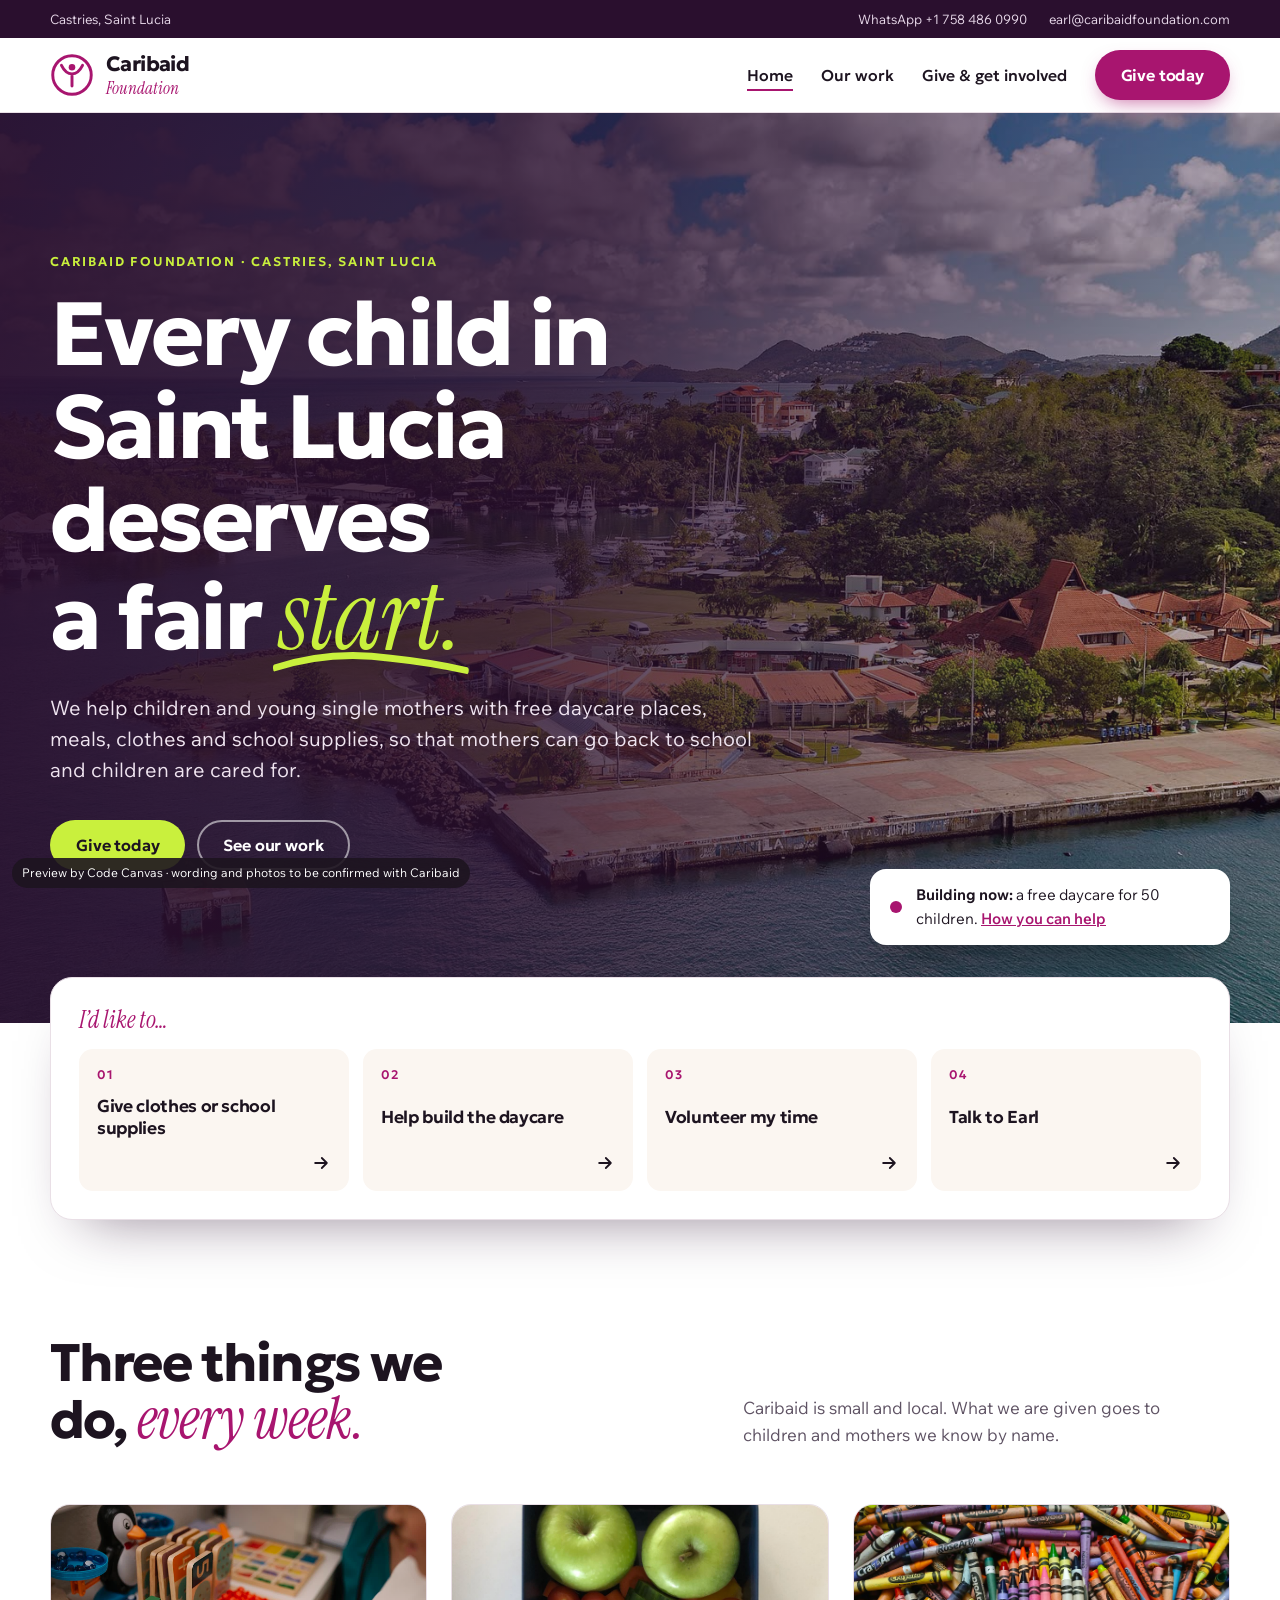
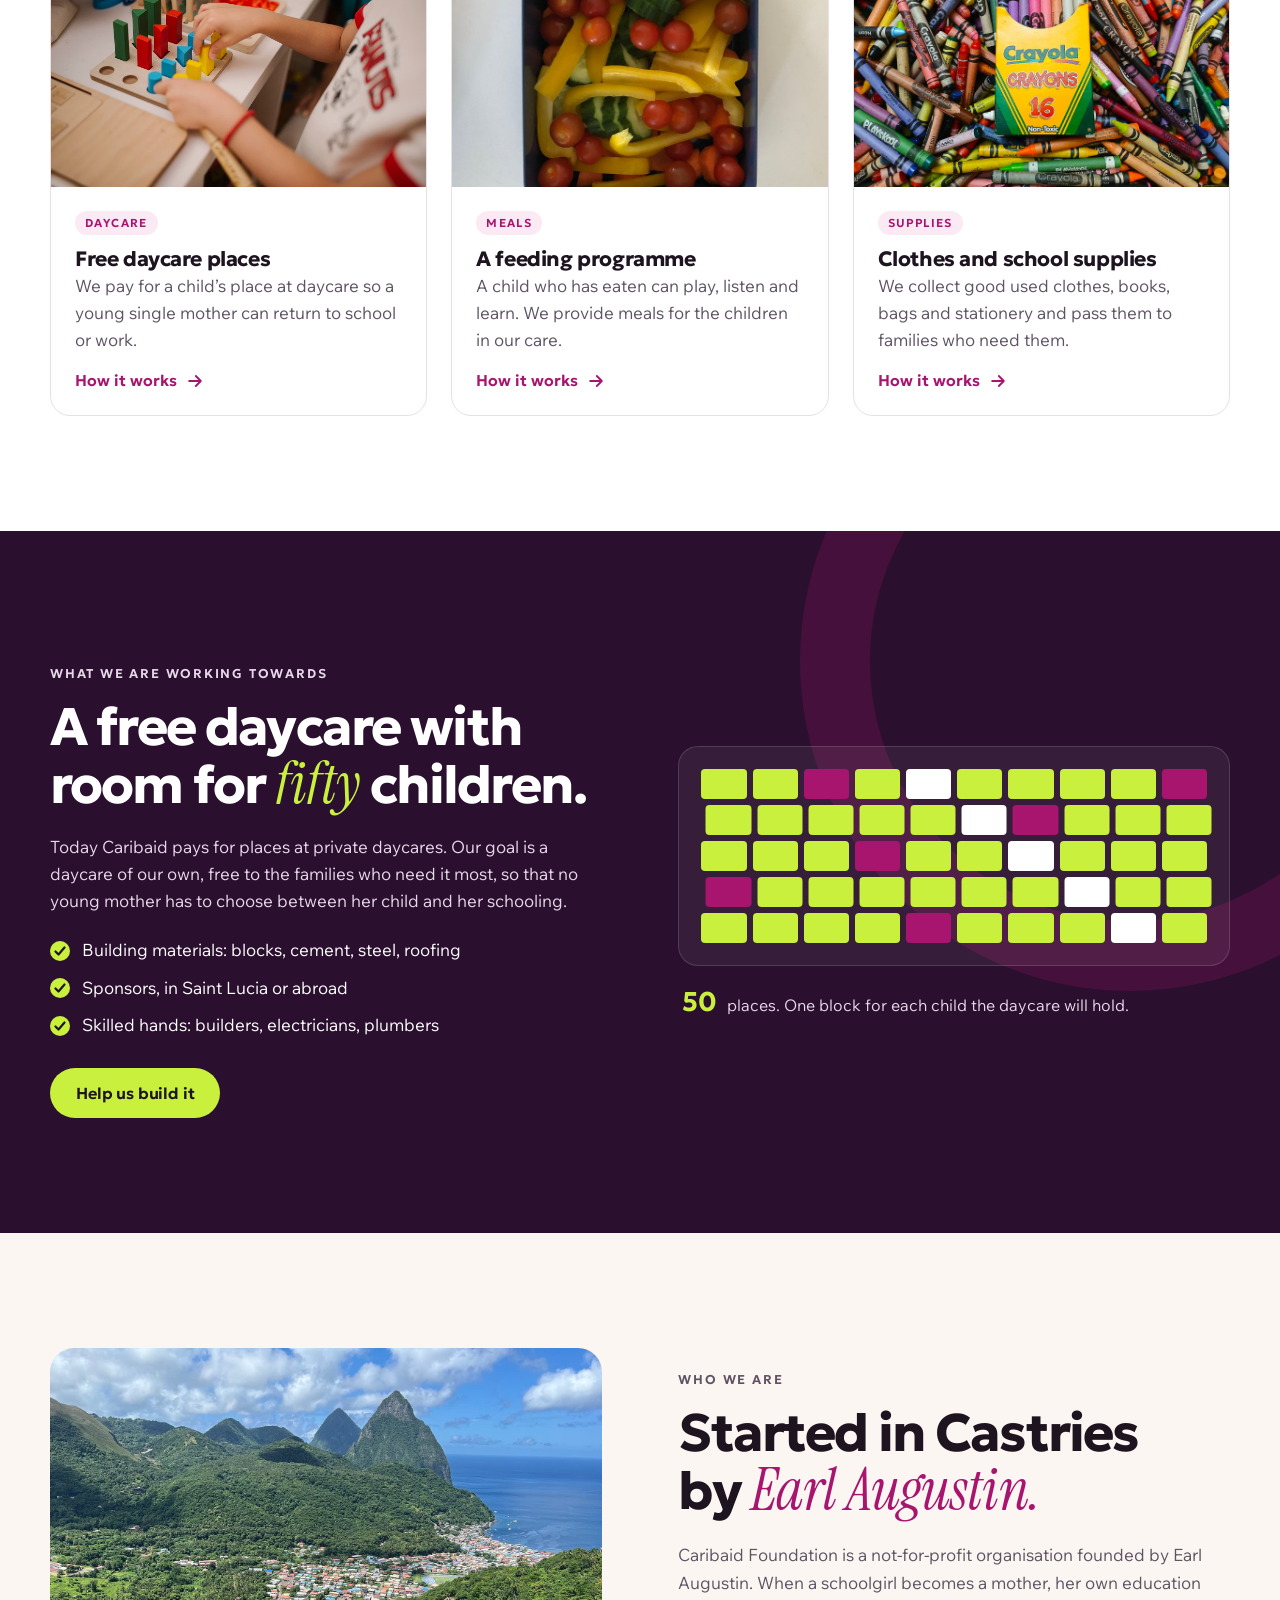
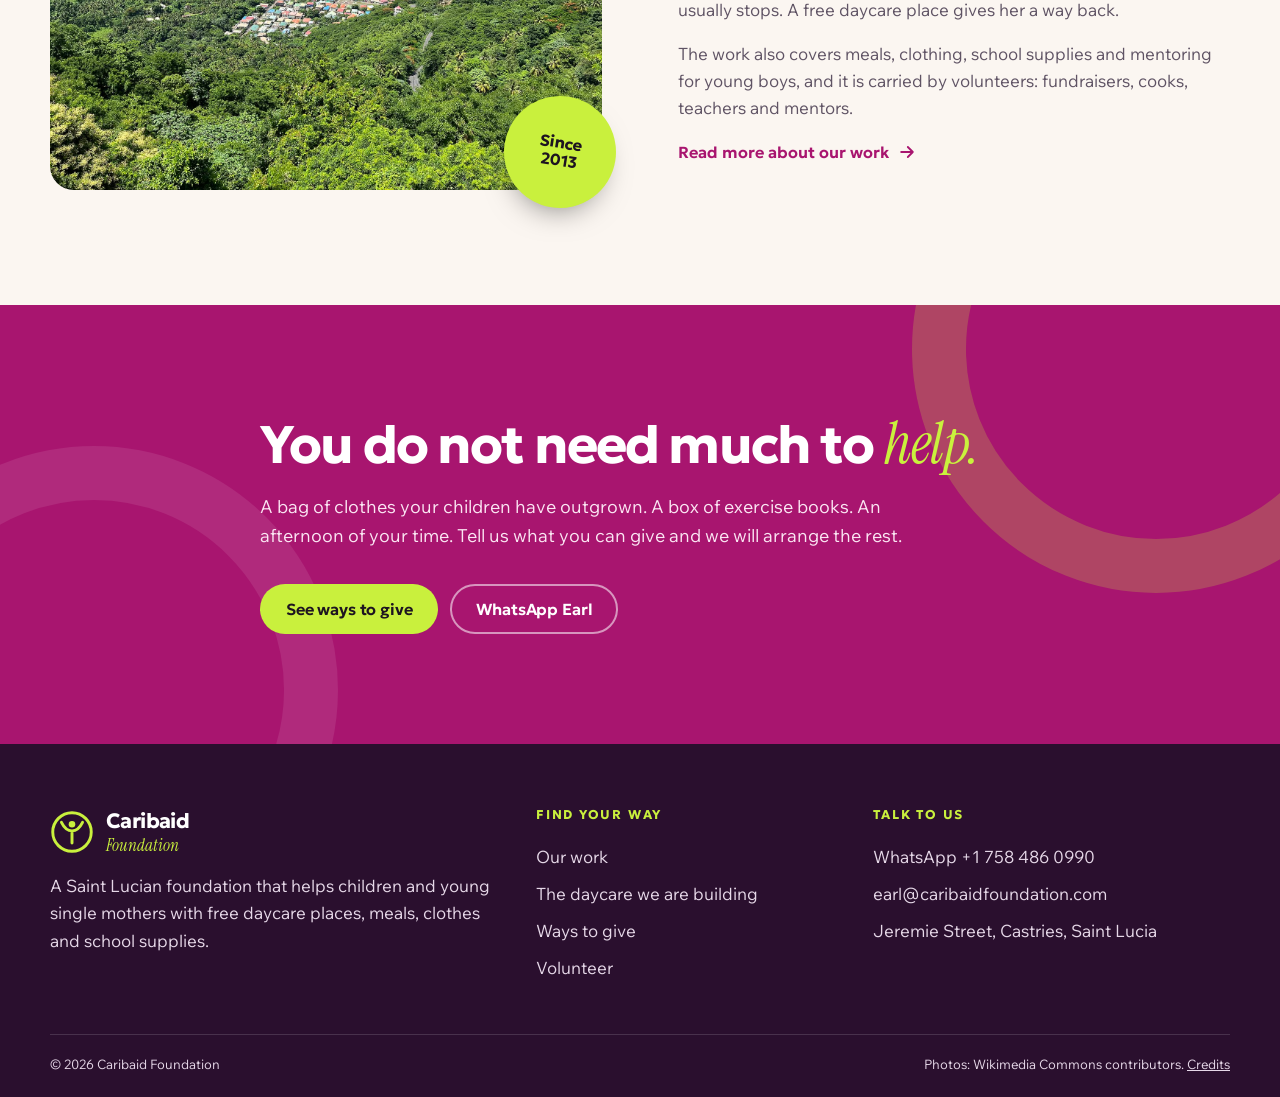
<file: index.html>
<!doctype html>
<html lang="en">
<head>
<meta charset="utf-8">
<meta name="viewport" content="width=device-width, initial-scale=1">
<title>Caribaid Foundation | Free daycare, meals and school supplies for children in Saint Lucia</title>
<meta name="description" content="Caribaid Foundation helps children and young single mothers in Saint Lucia with free daycare places, meals, clothes and school supplies.">
<meta name="robots" content="noindex">
<meta name="theme-color" content="#2a0f2e">
<link rel="icon" href="assets/favicon.svg" type="image/svg+xml">
<link rel="preconnect" href="https://fonts.googleapis.com">
<link rel="preconnect" href="https://fonts.gstatic.com" crossorigin>
<link href="https://fonts.googleapis.com/css2?family=Geologica:wght@400..800&family=Instrument+Serif:ital@1&family=Wix+Madefor+Text:wght@400..700&display=swap" rel="stylesheet">
<link rel="stylesheet" href="assets/site.css">
</head>
<body>
<a class="skip" href="#main">Skip to content</a>
<div class="util"><div class="wrap">
  <span>Castries, Saint Lucia</span>
  <span class="util-r"><a href="https://wa.me/17584860990">WhatsApp +1 758 486 0990</a><a class="hide-s" href="mailto:earl@caribaidfoundation.com">earl@caribaidfoundation.com</a></span>
</div></div>
<header class="top"><div class="wrap">
  <a class="brand" href="index.html" aria-label="Caribaid Foundation home"><svg class="mark" viewBox="0 0 48 48" aria-hidden="true"><circle cx="24" cy="24" r="21" fill="none" stroke="currentColor" stroke-width="3.2"/><circle cx="24" cy="15.5" r="3.6" fill="currentColor"/><path d="M12.5 13.5c3.2 6.5 7 9.3 11.5 9.3s8.300-2.800 11.500-9.300M24 22.800V36" fill="none" stroke="currentColor" stroke-width="3.2" stroke-linecap="round"/></svg><span><b>Caribaid</b><i>Foundation</i></span></a>
  <button class="menu-btn" aria-expanded="false" aria-controls="nav" aria-label="Menu"><span></span><span></span><span></span></button>
  <nav class="main" id="nav"><a href="index.html" aria-current="page">Home</a><a href="our-work.html">Our work</a><a href="get-involved.html">Give &amp; get involved</a><a class="btn btn-give" href="get-involved.html#give">Give today</a></nav>
</div></header>
<main id="main">

<section class="hero">
  <div class="hero-img"></div>
  <div class="wrap hero-in">
    <p class="kick">Caribaid Foundation · Castries, Saint Lucia</p>
    <h1><span class="ln">Every child in</span> <span class="ln">Saint Lucia deserves</span> <span class="ln">a fair <em>start.<svg viewBox="0 0 300 20" preserveAspectRatio="none" aria-hidden="true"><path d="M4 13c58-9 118-11 176-7 40 2 80 5 116 9" /></svg></em></span></h1>
    <p class="lede">We help children and young single mothers with free daycare places, meals, clothes and school supplies, so that mothers can go back to school and children are cared for.</p>
    <div class="hero-cta"><a class="btn btn-lime" href="get-involved.html#give">Give today</a><a class="btn btn-ghost" href="our-work.html">See our work</a></div>
  </div>
  <div class="hero-note" data-r><span class="dot"></span><p><b>Building now:</b> a free daycare for 50 children. <a href="our-work.html#daycare">How you can help</a></p></div>
</section>
<section class="tasks"><div class="wrap">
  <p class="tasks-k">I&rsquo;d like to&hellip;</p>
  <div class="tasks-row">
    <a class="task" href="get-involved.html#give" data-pick="clothes" data-r><span class="task-n">01</span><b>Give clothes or school supplies</b><svg viewBox="0 0 24 24" aria-hidden="true"><path d="M5 12h14M13 6l6 6-6 6" fill="none" stroke="currentColor" stroke-width="2.2" stroke-linecap="round" stroke-linejoin="round"/></svg></a>
    <a class="task" href="our-work.html#daycare" data-r><span class="task-n">02</span><b>Help build the daycare</b><svg viewBox="0 0 24 24" aria-hidden="true"><path d="M5 12h14M13 6l6 6-6 6" fill="none" stroke="currentColor" stroke-width="2.2" stroke-linecap="round" stroke-linejoin="round"/></svg></a>
    <a class="task" href="get-involved.html#volunteer" data-r><span class="task-n">03</span><b>Volunteer my time</b><svg viewBox="0 0 24 24" aria-hidden="true"><path d="M5 12h14M13 6l6 6-6 6" fill="none" stroke="currentColor" stroke-width="2.2" stroke-linecap="round" stroke-linejoin="round"/></svg></a>
    <a class="task" href="https://wa.me/17584860990" data-r><span class="task-n">04</span><b>Talk to Earl</b><svg viewBox="0 0 24 24" aria-hidden="true"><path d="M5 12h14M13 6l6 6-6 6" fill="none" stroke="currentColor" stroke-width="2.2" stroke-linecap="round" stroke-linejoin="round"/></svg></a>
  </div>
</div></section>

<section class="band"><div class="wrap">
  <div class="sec-head"><h2 data-r>Three things we do, <em>every week.</em></h2><p data-r>Caribaid is small and local. What we are given goes to children and mothers we know by name.</p></div>
  <div class="cards">
    <article class="card" data-r><div class="card-img"><img src="assets/img/play.jpg" alt="A small child stacking coloured wooden blocks at a table" loading="lazy"></div><div class="card-b"><span class="tag">Daycare</span><h3>Free daycare places</h3><p>We pay for a child&rsquo;s place at daycare so a young single mother can return to school or work.</p><a href="our-work.html#daycare-places">How it works<svg viewBox="0 0 24 24" aria-hidden="true"><path d="M5 12h14M13 6l6 6-6 6" fill="none" stroke="currentColor" stroke-width="2.2" stroke-linecap="round" stroke-linejoin="round"/></svg></a></div></article>
    <article class="card" data-r><div class="card-img"><img src="assets/img/lunch.jpg" alt="A lunch box packed with apples, tomatoes, peppers and cucumber" loading="lazy"></div><div class="card-b"><span class="tag">Meals</span><h3>A feeding programme</h3><p>A child who has eaten can play, listen and learn. We provide meals for the children in our care.</p><a href="our-work.html#meals">How it works<svg viewBox="0 0 24 24" aria-hidden="true"><path d="M5 12h14M13 6l6 6-6 6" fill="none" stroke="currentColor" stroke-width="2.2" stroke-linecap="round" stroke-linejoin="round"/></svg></a></div></article>
    <article class="card" data-r><div class="card-img"><img src="assets/img/crayons.jpg" alt="A box of crayons on a pile of loose crayons in every colour" loading="lazy"></div><div class="card-b"><span class="tag">Supplies</span><h3>Clothes and school supplies</h3><p>We collect good used clothes, books, bags and stationery and pass them to families who need them.</p><a href="our-work.html#supplies">How it works<svg viewBox="0 0 24 24" aria-hidden="true"><path d="M5 12h14M13 6l6 6-6 6" fill="none" stroke="currentColor" stroke-width="2.2" stroke-linecap="round" stroke-linejoin="round"/></svg></a></div></article>
  </div>
</div></section>
<section class="build" id="daycare"><div class="wrap build-grid">
  <div class="build-copy">
    <p class="kick kick-l">What we are working towards</p>
    <h2>A free daycare with room for <em>fifty</em> children.</h2>
    <p>Today Caribaid pays for places at private daycares. Our goal is a daycare of our own, free to the families who need it most, so that no young mother has to choose between her child and her schooling.</p>
    <ul class="ticks">
      <li>Building materials: blocks, cement, steel, roofing</li>
      <li>Sponsors, in Saint Lucia or abroad</li>
      <li>Skilled hands: builders, electricians, plumbers</li>
    </ul>
    <a class="btn btn-lime" href="get-involved.html#give" data-pick="building">Help us build it</a>
  </div>
  <div class="build-vis" data-r>
    <div class="wallviz" data-wall aria-hidden="true"><i style="--i:0"></i><i style="--i:1"></i><i style="--i:2"></i><i style="--i:3"></i><i style="--i:4"></i><i style="--i:5"></i><i style="--i:6"></i><i style="--i:7"></i><i style="--i:8"></i><i style="--i:9"></i><i style="--i:10"></i><i style="--i:11"></i><i style="--i:12"></i><i style="--i:13"></i><i style="--i:14"></i><i style="--i:15"></i><i style="--i:16"></i><i style="--i:17"></i><i style="--i:18"></i><i style="--i:19"></i><i style="--i:20"></i><i style="--i:21"></i><i style="--i:22"></i><i style="--i:23"></i><i style="--i:24"></i><i style="--i:25"></i><i style="--i:26"></i><i style="--i:27"></i><i style="--i:28"></i><i style="--i:29"></i><i style="--i:30"></i><i style="--i:31"></i><i style="--i:32"></i><i style="--i:33"></i><i style="--i:34"></i><i style="--i:35"></i><i style="--i:36"></i><i style="--i:37"></i><i style="--i:38"></i><i style="--i:39"></i><i style="--i:40"></i><i style="--i:41"></i><i style="--i:42"></i><i style="--i:43"></i><i style="--i:44"></i><i style="--i:45"></i><i style="--i:46"></i><i style="--i:47"></i><i style="--i:48"></i><i style="--i:49"></i></div>
    <p class="wall-cap"><b>50</b> places. One block for each child the daycare will hold.</p>
  </div>
</div></section>

<section class="band band-paper"><div class="wrap split">
  <div class="split-img" data-r><img src="assets/img/soufriere.jpg" alt="The town of Soufrière and the Pitons seen from the hills, Saint Lucia" loading="lazy"><span class="stamp">Since 2013</span></div>
  <div class="split-copy">
    <p class="kick kick-d">Who we are</p>
    <h2 data-r>Started in Castries by <em>Earl Augustin.</em></h2>
    <p data-r>Caribaid Foundation is a not-for-profit organisation founded by Earl Augustin. When a schoolgirl becomes a mother, her own education usually stops. A free daycare place gives her a way back.</p>
    <p data-r>The work also covers meals, clothing, school supplies and mentoring for young boys, and it is carried by volunteers: fundraisers, cooks, teachers and mentors.</p>
    <a class="link" href="our-work.html" data-r>Read more about our work<svg viewBox="0 0 24 24" aria-hidden="true"><path d="M5 12h14M13 6l6 6-6 6" fill="none" stroke="currentColor" stroke-width="2.2" stroke-linecap="round" stroke-linejoin="round"/></svg></a>
  </div>
</div></section>
<section class="cta"><div class="wrap cta-in">
  <h2 data-r>You do not need much to <em>help.</em></h2>
  <p data-r>A bag of clothes your children have outgrown. A box of exercise books. An afternoon of your time. Tell us what you can give and we will arrange the rest.</p>
  <div class="hero-cta" data-r><a class="btn btn-lime" href="get-involved.html#give">See ways to give</a><a class="btn btn-ghost" href="https://wa.me/17584860990">WhatsApp Earl</a></div>
</div></section>
</main>
<footer class="foot">
  <div class="wrap foot-grid">
    <div>
      <a class="brand brand-inv" href="index.html"><svg class="mark" viewBox="0 0 48 48" aria-hidden="true"><circle cx="24" cy="24" r="21" fill="none" stroke="currentColor" stroke-width="3.2"/><circle cx="24" cy="15.5" r="3.6" fill="currentColor"/><path d="M12.5 13.5c3.2 6.5 7 9.3 11.5 9.3s8.300-2.800 11.500-9.300M24 22.800V36" fill="none" stroke="currentColor" stroke-width="3.2" stroke-linecap="round"/></svg><span><b>Caribaid</b><i>Foundation</i></span></a>
      <p>A Saint Lucian foundation that helps children and young single mothers with free daycare places, meals, clothes and school supplies.</p>
    </div>
    <div><h3>Find your way</h3><a href="our-work.html">Our work</a><a href="our-work.html#daycare">The daycare we are building</a><a href="get-involved.html#give">Ways to give</a><a href="get-involved.html#volunteer">Volunteer</a></div>
    <div><h3>Talk to us</h3><a href="https://wa.me/17584860990">WhatsApp +1 758 486 0990</a><a href="mailto:earl@caribaidfoundation.com">earl@caribaidfoundation.com</a><span>Jeremie Street, Castries, Saint Lucia</span></div>
  </div>
  <div class="wrap foot-base"><span>&copy; <span data-year>2026</span> Caribaid Foundation</span><span>Photos: Wikimedia Commons contributors. <a href="get-involved.html#credits">Credits</a></span></div>
</footer>
<div class="mbar"><a href="get-involved.html#give" class="mbar-give">Give today</a><a href="https://wa.me/17584860990">WhatsApp us</a></div>
<p class="preview-flag">Preview by Code Canvas · wording and photos to be confirmed with Caribaid</p>
<script src="assets/site.js" defer></script>
</body>
</html>
</file>
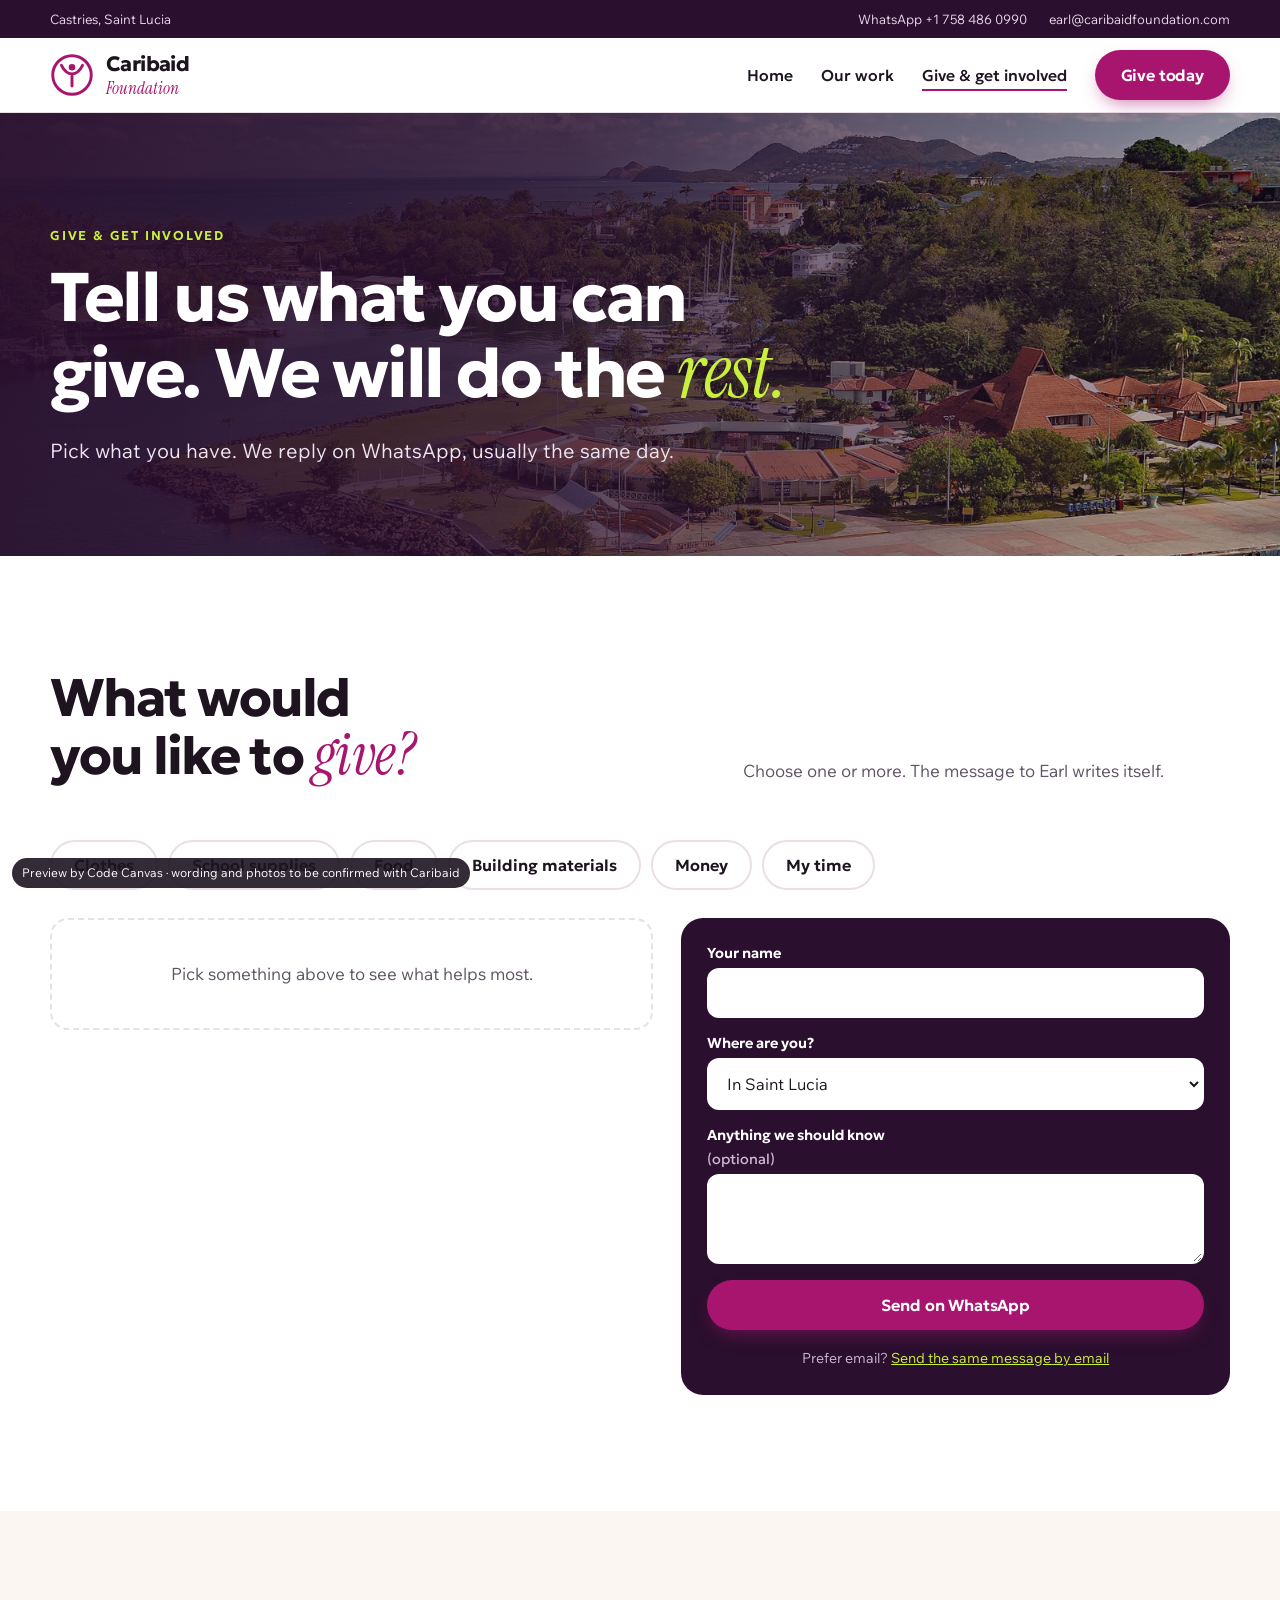
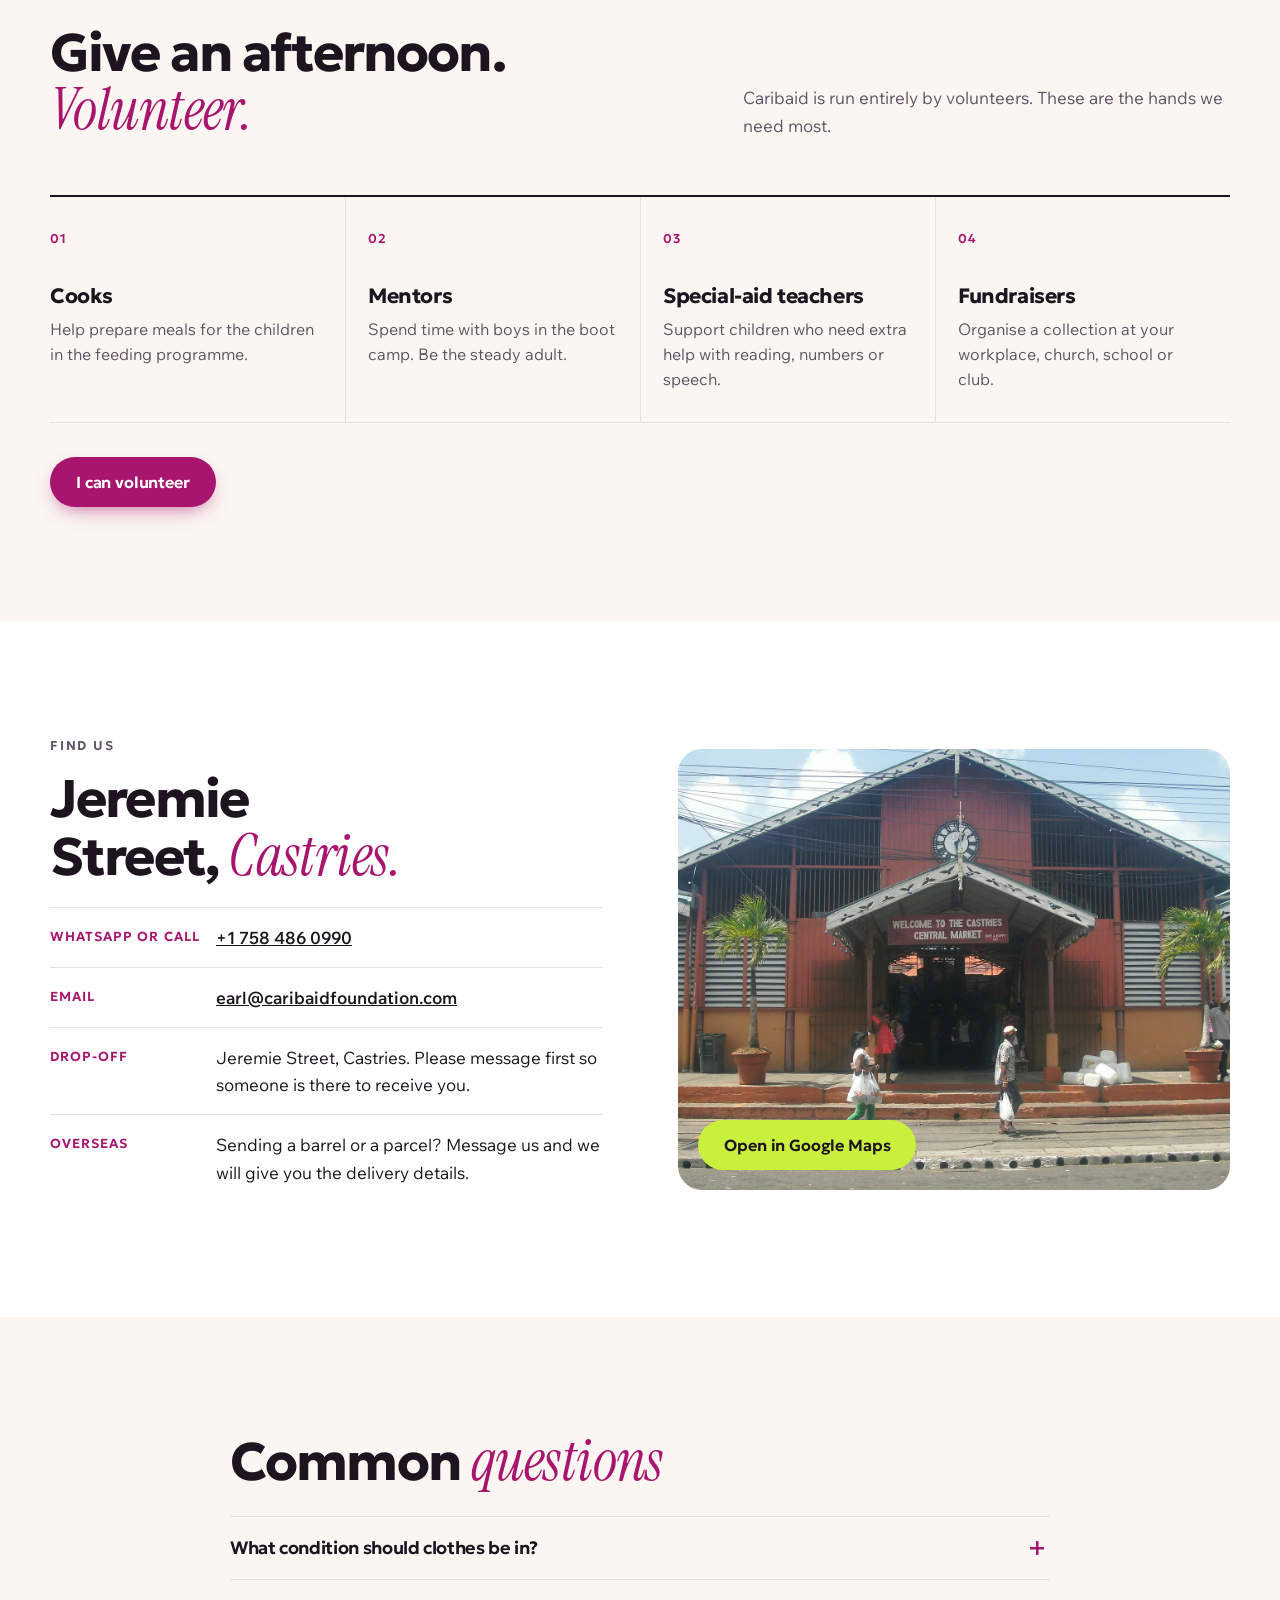
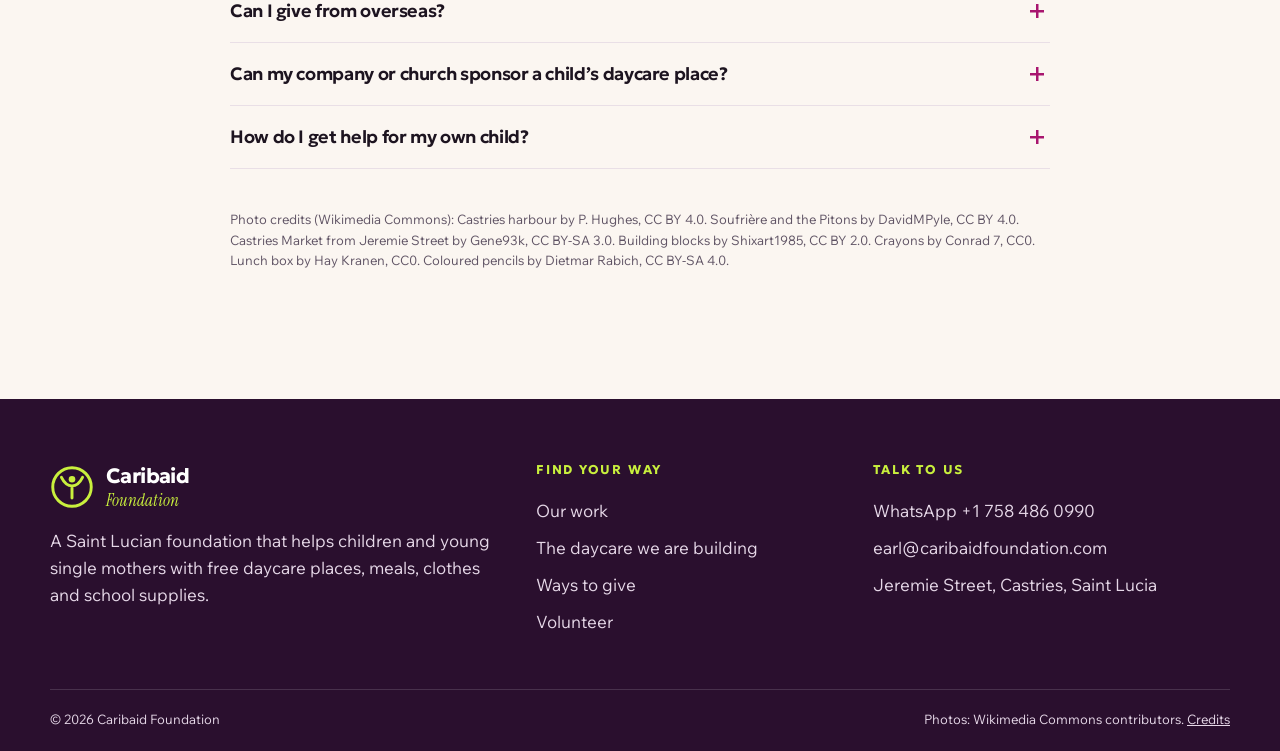
<file: get-involved.html>
<!doctype html>
<html lang="en">
<head>
<meta charset="utf-8">
<meta name="viewport" content="width=device-width, initial-scale=1">
<title>Give and get involved | Caribaid Foundation, Saint Lucia</title>
<meta name="description" content="Give clothes, school supplies, food, building materials, money or your time to Caribaid Foundation in Saint Lucia.">
<meta name="robots" content="noindex">
<meta name="theme-color" content="#2a0f2e">
<link rel="icon" href="assets/favicon.svg" type="image/svg+xml">
<link rel="preconnect" href="https://fonts.googleapis.com">
<link rel="preconnect" href="https://fonts.gstatic.com" crossorigin>
<link href="https://fonts.googleapis.com/css2?family=Geologica:wght@400..800&family=Instrument+Serif:ital@1&family=Wix+Madefor+Text:wght@400..700&display=swap" rel="stylesheet">
<link rel="stylesheet" href="assets/site.css">
</head>
<body>
<a class="skip" href="#main">Skip to content</a>
<div class="util"><div class="wrap">
  <span>Castries, Saint Lucia</span>
  <span class="util-r"><a href="https://wa.me/17584860990">WhatsApp +1 758 486 0990</a><a class="hide-s" href="mailto:earl@caribaidfoundation.com">earl@caribaidfoundation.com</a></span>
</div></div>
<header class="top"><div class="wrap">
  <a class="brand" href="index.html" aria-label="Caribaid Foundation home"><svg class="mark" viewBox="0 0 48 48" aria-hidden="true"><circle cx="24" cy="24" r="21" fill="none" stroke="currentColor" stroke-width="3.2"/><circle cx="24" cy="15.5" r="3.6" fill="currentColor"/><path d="M12.5 13.5c3.2 6.5 7 9.3 11.5 9.3s8.300-2.800 11.500-9.300M24 22.800V36" fill="none" stroke="currentColor" stroke-width="3.2" stroke-linecap="round"/></svg><span><b>Caribaid</b><i>Foundation</i></span></a>
  <button class="menu-btn" aria-expanded="false" aria-controls="nav" aria-label="Menu"><span></span><span></span><span></span></button>
  <nav class="main" id="nav"><a href="index.html">Home</a><a href="our-work.html">Our work</a><a href="get-involved.html" aria-current="page">Give &amp; get involved</a><a class="btn btn-give" href="get-involved.html#give">Give today</a></nav>
</div></header>
<main id="main">
<section class="phero">
  <div class="phero-img" style="background-image:url(assets/img/harbour.jpg);background-position:center 45%"></div>
  <div class="wrap phero-in"><p class="kick">Give &amp; get involved</p><h1>Tell us what you can give. We will do the <em>rest.</em></h1><p class="lede">Pick what you have. We reply on WhatsApp, usually the same day.</p></div>
</section>

<section class="band" id="give"><div class="wrap">
  <div class="sec-head"><h2 data-r>What would you like to <em>give?</em></h2><p data-r>Choose one or more. The message to Earl writes itself.</p></div>
  <div class="picker" data-picker>
    <div class="chips" role="group" aria-label="What I can give"><button type="button" class="chip" data-k="clothes" aria-pressed="false">Clothes</button><button type="button" class="chip" data-k="supplies" aria-pressed="false">School supplies</button><button type="button" class="chip" data-k="food" aria-pressed="false">Food</button><button type="button" class="chip" data-k="building" aria-pressed="false">Building materials</button><button type="button" class="chip" data-k="money" aria-pressed="false">Money</button><button type="button" class="chip" data-k="time" aria-pressed="false">My time</button></div>
    <div class="picker-grid">
      <div class="advice" aria-live="polite"><p class="advice-empty">Pick something above to see what helps most.</p></div>
      <form class="send" novalidate>
        <label>Your name<input name="name" autocomplete="name" required></label>
        <label>Where are you?<select name="where"><option>In Saint Lucia</option><option>Overseas</option></select></label>
        <label>Anything we should know <span>(optional)</span><textarea name="note" rows="3"></textarea></label>
        <p class="send-prev" data-preview></p>
        <button class="btn btn-give btn-wide" type="submit">Send on WhatsApp</button>
        <p class="send-alt">Prefer email? <a href="mailto:earl@caribaidfoundation.com" data-mail>Send the same message by email</a></p>
        <p class="send-err" role="alert" hidden>Please add your name and pick at least one thing to give.</p>
      </form>
    </div>
  </div>
</div></section>
<section class="band band-paper" id="volunteer"><div class="wrap">
  <div class="sec-head"><h2 data-r>Give an afternoon. <em>Volunteer.</em></h2><p data-r>Caribaid is run entirely by volunteers. These are the hands we need most.</p></div>
  <div class="roles">
    <div class="role" data-r><span>01</span><h3>Cooks</h3><p>Help prepare meals for the children in the feeding programme.</p></div>
    <div class="role" data-r><span>02</span><h3>Mentors</h3><p>Spend time with boys in the boot camp. Be the steady adult.</p></div>
    <div class="role" data-r><span>03</span><h3>Special-aid teachers</h3><p>Support children who need extra help with reading, numbers or speech.</p></div>
    <div class="role" data-r><span>04</span><h3>Fundraisers</h3><p>Organise a collection at your workplace, church, school or club.</p></div>
  </div>
  <p class="roles-cta" data-r><a class="btn btn-give" href="#give" data-pick="time">I can volunteer</a></p>
</div></section>
<section class="band" id="contact"><div class="wrap split split-map">
  <div class="split-copy">
    <p class="kick kick-d">Find us</p>
    <h2 data-r>Jeremie Street, <em>Castries.</em></h2>
    <dl class="facts" data-r>
      <div><dt>WhatsApp or call</dt><dd><a href="https://wa.me/17584860990">+1 758 486 0990</a></dd></div>
      <div><dt>Email</dt><dd><a href="mailto:earl@caribaidfoundation.com">earl@caribaidfoundation.com</a></dd></div>
      <div><dt>Drop-off</dt><dd>Jeremie Street, Castries. Please message first so someone is there to receive you.</dd></div>
      <div><dt>Overseas</dt><dd>Sending a barrel or a parcel? Message us and we will give you the delivery details.</dd></div>
    </dl>
  </div>
  <div class="mapbox" data-r>
    <img src="assets/img/jeremie-street.jpg" alt="Castries Central Market seen from Jeremie Street" loading="lazy">
    <a class="btn btn-lime" href="https://www.google.com/maps/search/?api=1&query=Jeremie+Street+Castries+Saint+Lucia" target="_blank" rel="noopener">Open in Google Maps</a>
  </div>
</div></section>
<section class="band band-paper faq"><div class="wrap narrow">
  <h2 data-r>Common <em>questions</em></h2>
  <details data-r><summary>What condition should clothes be in?</summary><p>Clean and wearable: something you would be happy to see your own child in. Baby and children&rsquo;s sizes are needed most.</p></details>
  <details data-r><summary>Can I give from overseas?</summary><p>Yes. Many Saint Lucians abroad send barrels or parcels. Message us first and we will tell you where to send them and what is needed that month.</p></details>
  <details data-r><summary>Can my company or church sponsor a child&rsquo;s daycare place?</summary><p>Yes. Tell us how many places and for how long, and we will explain how it works and report back to you.</p></details>
  <details data-r><summary>How do I get help for my own child?</summary><p>Message Earl on WhatsApp or come and see us in Castries. Everything you tell us is kept private.</p></details>
  <p class="credits" id="credits">Photo credits (Wikimedia Commons): Castries harbour by P. Hughes, CC BY 4.0. Soufrière and the Pitons by DavidMPyle, CC BY 4.0. Castries Market from Jeremie Street by Gene93k, CC BY-SA 3.0. Building blocks by Shixart1985, CC BY 2.0. Crayons by Conrad 7, CC0. Lunch box by Hay Kranen, CC0. Coloured pencils by Dietmar Rabich, CC BY-SA 4.0.</p>
</div></section>
</main>
<footer class="foot">
  <div class="wrap foot-grid">
    <div>
      <a class="brand brand-inv" href="index.html"><svg class="mark" viewBox="0 0 48 48" aria-hidden="true"><circle cx="24" cy="24" r="21" fill="none" stroke="currentColor" stroke-width="3.2"/><circle cx="24" cy="15.5" r="3.6" fill="currentColor"/><path d="M12.5 13.5c3.2 6.5 7 9.3 11.5 9.3s8.300-2.800 11.500-9.300M24 22.800V36" fill="none" stroke="currentColor" stroke-width="3.2" stroke-linecap="round"/></svg><span><b>Caribaid</b><i>Foundation</i></span></a>
      <p>A Saint Lucian foundation that helps children and young single mothers with free daycare places, meals, clothes and school supplies.</p>
    </div>
    <div><h3>Find your way</h3><a href="our-work.html">Our work</a><a href="our-work.html#daycare">The daycare we are building</a><a href="get-involved.html#give">Ways to give</a><a href="get-involved.html#volunteer">Volunteer</a></div>
    <div><h3>Talk to us</h3><a href="https://wa.me/17584860990">WhatsApp +1 758 486 0990</a><a href="mailto:earl@caribaidfoundation.com">earl@caribaidfoundation.com</a><span>Jeremie Street, Castries, Saint Lucia</span></div>
  </div>
  <div class="wrap foot-base"><span>&copy; <span data-year>2026</span> Caribaid Foundation</span><span>Photos: Wikimedia Commons contributors. <a href="get-involved.html#credits">Credits</a></span></div>
</footer>
<div class="mbar"><a href="get-involved.html#give" class="mbar-give">Give today</a><a href="https://wa.me/17584860990">WhatsApp us</a></div>
<p class="preview-flag">Preview by Code Canvas · wording and photos to be confirmed with Caribaid</p>
<script src="assets/site.js" defer></script>
</body>
</html>
</file>
<file: assets/site.css>
/* Caribaid Foundation preview. Colours come from the foundation's own magenta and lime. */
:root {
  --plum: #2a0f2e; --plum-2: #3b1741; --magenta: #a8156f; --magenta-d: #870f59; --lime: #c9f03d; --lime-d: #a9d11c;
  --paper: #fbf6f1; --white: #fff; --ink: #1d1420; --muted: #5f5364; --line: #e9dfe6;
  --head: "Geologica", system-ui, sans-serif; --body: "Wix Madefor Text", system-ui, sans-serif; --serif: "Instrument Serif", Georgia, serif;
  --ease: cubic-bezier(.2, .8, .2, 1);
}
* { box-sizing: border-box; }
html { scroll-behavior: smooth; scroll-padding-top: 96px; -webkit-text-size-adjust: 100%; }
body { margin: 0; font: 400 17px/1.6 var(--body); color: var(--ink); background: var(--white); animation: pagein .5s var(--ease); }
@keyframes pagein { from { opacity: 0; } }
img { max-width: 100%; display: block; }
a { color: inherit; }
h1, h2, h3 { font-family: var(--head); font-weight: 700; line-height: 1.04; letter-spacing: -.035em; margin: 0; text-wrap: balance; }
h1 em, h2 em { font: italic 400 1.1em/1 var(--serif); letter-spacing: -.01em; color: var(--magenta); }
h2 { font-size: clamp(2rem, 4.4vw, 3.3rem); }
h3 { font-size: 1.3rem; letter-spacing: -.02em; line-height: 1.2; }
p { margin: 0 0 1em; }
.wrap { width: min(1180px, 100% - 40px); margin-inline: auto; }
.narrow { width: min(820px, 100% - 40px); }
.skip { position: absolute; left: -999px; top: 8px; background: var(--lime); color: var(--ink); padding: 10px 14px; z-index: 100; border-radius: 6px; }
.skip:focus { left: 8px; }
:focus-visible { outline: 3px solid var(--magenta); outline-offset: 3px; border-radius: 4px; }

/* buttons */
.btn { display: inline-flex; align-items: center; justify-content: center; gap: 8px; min-height: 50px; padding: 0 24px; border-radius: 999px; font: 600 1rem var(--head); letter-spacing: -.01em; text-decoration: none; border: 2px solid transparent; cursor: pointer; transition: transform .25s var(--ease), background .2s, color .2s, box-shadow .25s; }
.btn:hover { transform: translateY(-2px); }
.btn:active { transform: translateY(0) scale(.98); }
.btn-give { background: var(--magenta); color: #fff; box-shadow: 0 8px 20px -8px rgba(168, 21, 111, .7); }
.btn-give:hover { background: var(--magenta-d); }
.btn-lime { background: var(--lime); color: var(--ink); }
.btn-lime:hover { background: #d8fb5a; box-shadow: 0 10px 26px -10px rgba(201, 240, 61, .9); }
.btn-ghost { border-color: rgba(255, 255, 255, .55); color: #fff; }
.btn-ghost:hover { background: #fff; color: var(--ink); border-color: #fff; }
.btn-wide { width: 100%; }
.link { display: inline-flex; align-items: center; gap: 8px; font: 600 1rem var(--head); color: var(--magenta); text-decoration: none; }
.link svg, .card a svg, .task svg { width: 20px; height: 20px; transition: transform .3s var(--ease); }
.link:hover svg, .card a:hover svg { transform: translateX(5px); }
.kick { font: 600 .8rem var(--head); letter-spacing: .14em; text-transform: uppercase; color: var(--lime); margin: 0 0 18px; }
.kick-d { color: var(--magenta); } .kick-l { color: var(--lime); }
.tag { display: inline-block; font: 600 .72rem var(--head); letter-spacing: .12em; text-transform: uppercase; color: var(--magenta); background: #fbe9f4; padding: 5px 10px; border-radius: 999px; margin-bottom: 12px; align-self: flex-start; }

/* chrome */
.util { background: var(--plum); color: #e8d9ea; font-size: .82rem; }
.util .wrap { display: flex; justify-content: space-between; gap: 16px; min-height: 38px; align-items: center; }
.util a { text-decoration: none; } .util a:hover { color: var(--lime); }
.util-r { display: flex; gap: 22px; }
.top { position: sticky; top: 0; z-index: 50; background: rgba(255, 255, 255, .94); backdrop-filter: blur(10px); border-bottom: 1px solid var(--line); transition: box-shadow .3s; }
.top.stuck { box-shadow: 0 10px 30px -18px rgba(42, 15, 46, .5); }
.top .wrap { display: flex; align-items: center; justify-content: space-between; min-height: 74px; gap: 20px; }
.brand { display: flex; align-items: center; gap: 12px; text-decoration: none; color: var(--magenta); }
.brand .mark { width: 44px; height: 44px; transition: transform .6s var(--ease); }
.brand:hover .mark { transform: rotate(-12deg) scale(1.06); }
.brand span { display: grid; line-height: 1; color: var(--ink); }
.brand b { font: 700 1.3rem var(--head); letter-spacing: -.03em; }
.brand i { font: italic 400 1.05rem var(--serif); color: var(--magenta); }
.brand-inv { color: var(--lime); } .brand-inv span { color: #fff; } .brand-inv i { color: var(--lime); }
nav.main { display: flex; align-items: center; gap: 28px; }
nav.main a:not(.btn) { text-decoration: none; font: 500 .98rem var(--head); position: relative; padding: 8px 0; }
nav.main a:not(.btn)::after { content: ''; position: absolute; left: 0; right: 0; bottom: 2px; height: 2px; background: var(--magenta); transform: scaleX(0); transform-origin: left; transition: transform .3s var(--ease); }
nav.main a:not(.btn):hover::after, nav.main a[aria-current]::after { transform: scaleX(1); }
.menu-btn { display: none; width: 48px; height: 48px; border: 0; background: none; cursor: pointer; padding: 12px; }
.menu-btn span { display: block; height: 2.5px; background: var(--ink); border-radius: 2px; margin: 5px 0; transition: transform .3s var(--ease), opacity .2s; }
.menu-btn[aria-expanded=true] span:nth-child(1) { transform: translateY(7.5px) rotate(45deg); }
.menu-btn[aria-expanded=true] span:nth-child(2) { opacity: 0; }
.menu-btn[aria-expanded=true] span:nth-child(3) { transform: translateY(-7.5px) rotate(-45deg); }

/* hero */
.hero { position: relative; color: #fff; background: var(--plum); overflow: hidden; isolation: isolate; }
.hero-img, .phero-img { position: absolute; inset: 0; z-index: -2; background: url(img/harbour.jpg) center 55% / cover; animation: drift 26s ease-in-out infinite alternate; }
@keyframes drift { from { transform: scale(1.03); } to { transform: scale(1.14) translate(-1.5%, -1%); } }
.hero::after, .phero::after { content: ''; position: absolute; inset: 0; z-index: -1; background: linear-gradient(100deg, rgba(42, 15, 46, .95) 0%, rgba(42, 15, 46, .82) 42%, rgba(42, 15, 46, .25) 100%); }
.hero-in { padding: clamp(70px, 11vw, 150px) 0 clamp(110px, 12vw, 160px); max-width: 1180px; }
.hero h1 { font-size: clamp(2.7rem, 7.2vw, 5.6rem); max-width: 12ch; }
.hero h1 .ln { display: block; opacity: 0; transform: translateY(40px); animation: rise .9s var(--ease) forwards; }
.hero h1 .ln:nth-child(2) { animation-delay: .12s; } .hero h1 .ln:nth-child(3) { animation-delay: .24s; }
@keyframes rise { to { opacity: 1; transform: none; } }
.hero h1 em { color: var(--lime); position: relative; display: inline-block; }
.hero h1 em svg { position: absolute; left: -4%; bottom: -.12em; width: 108%; height: .28em; overflow: visible; }
.hero h1 em path { fill: none; stroke: var(--lime); stroke-width: 5; stroke-linecap: round; stroke-dasharray: 320; stroke-dashoffset: 320; animation: draw 1s .9s var(--ease) forwards; }
@keyframes draw { to { stroke-dashoffset: 0; } }
.lede { font-size: clamp(1.05rem, 1.6vw, 1.22rem); max-width: 54ch; color: #efe4f0; margin: 26px 0 0; }
.hero .kick, .hero .lede, .hero-cta { opacity: 0; animation: rise .8s .45s var(--ease) forwards; transform: translateY(20px); }
.hero .kick { animation-delay: 0s; }
.hero-cta { display: flex; flex-wrap: wrap; gap: 12px; margin-top: 34px; animation-delay: .6s; }
.hero-note { position: absolute; right: max(20px, calc((100% - 1180px) / 2)); bottom: 78px; display: flex; gap: 14px; align-items: center; background: #fff; color: var(--ink); padding: 14px 20px; border-radius: 16px; max-width: 360px; box-shadow: 0 24px 50px -20px rgba(0, 0, 0, .6); font-size: .95rem; }
.hero-note p { margin: 0; } .hero-note a { color: var(--magenta); font-weight: 600; }
.dot { flex: none; width: 12px; height: 12px; border-radius: 50%; background: var(--magenta); box-shadow: 0 0 0 0 rgba(168, 21, 111, .6); animation: pulse 2s infinite; }
@keyframes pulse { to { box-shadow: 0 0 0 14px rgba(168, 21, 111, 0); } }

/* inner hero: one component for every inner page */
.phero { position: relative; color: #fff; background: var(--plum); overflow: hidden; isolation: isolate; }
.phero-in { padding: clamp(64px, 9vw, 120px) 0 clamp(56px, 7vw, 96px); }
.phero h1 { font-size: clamp(2.3rem, 5.6vw, 4.3rem); max-width: 17ch; }
.phero h1 em { color: var(--lime); }

/* task row */
.tasks { background: var(--white); position: relative; z-index: 2; }
.tasks .wrap { transform: translateY(-46px); margin-bottom: -46px; background: #fff; border-radius: 22px; padding: 26px 28px 28px; box-shadow: 0 30px 60px -34px rgba(42, 15, 46, .55); border: 1px solid var(--line); }
.tasks-k { font: italic 400 1.5rem var(--serif); color: var(--magenta); margin: 0 0 14px; }
.tasks-row { display: grid; grid-template-columns: repeat(4, 1fr); gap: 14px; }
.task { display: grid; gap: 14px; padding: 18px; border-radius: 14px; background: var(--paper); text-decoration: none; min-height: 132px; align-content: space-between; transition: background .3s, color .3s, transform .3s var(--ease); }
.task b { font: 600 1.08rem/1.25 var(--head); letter-spacing: -.02em; }
.task-n { font: 600 .78rem var(--head); color: var(--magenta); letter-spacing: .1em; transition: color .3s; }
.task svg { justify-self: end; }
.task:hover { background: var(--magenta); color: #fff; transform: translateY(-5px); }
.task:hover .task-n { color: var(--lime); } .task:hover svg { transform: translateX(5px); }

/* bands */
.band { padding: clamp(64px, 9vw, 120px) 0; }
.band-paper { background: var(--paper); }
.sec-head { display: grid; grid-template-columns: 1.3fr 1fr; gap: 24px 60px; align-items: end; margin-bottom: clamp(32px, 5vw, 56px); }
.sec-head p { color: var(--muted); margin: 0; max-width: 44ch; }
.cards { display: grid; grid-template-columns: repeat(3, 1fr); gap: 24px; }
.card { background: #fff; border: 1px solid var(--line); border-radius: 20px; overflow: hidden; display: flex; flex-direction: column; transition: transform .4s var(--ease), box-shadow .4s; }
.card:hover { transform: translateY(-8px); box-shadow: 0 30px 50px -30px rgba(42, 15, 46, .5); }
.card-img { aspect-ratio: 4 / 3; overflow: hidden; }
.card-img img, .row-img img, .split-img img, .mapbox img { width: 100%; height: 100%; object-fit: cover; transition: transform .9s var(--ease); }
.card:hover img { transform: scale(1.07); }
.card-b { padding: 24px; display: flex; flex-direction: column; flex: 1; }
.card-b p { color: var(--muted); flex: 1; }
.card a { display: inline-flex; align-items: center; gap: 8px; font: 600 .98rem var(--head); color: var(--magenta); text-decoration: none; }

/* daycare band with the wall of 50 blocks */
.build { background: var(--plum); color: #fff; padding: clamp(64px, 9vw, 120px) 0; position: relative; overflow: hidden; }
.build::before { content: ''; position: absolute; width: 520px; height: 520px; border-radius: 50%; border: 70px solid rgba(168, 21, 111, .22); right: -180px; top: -200px; }
.build-grid { display: grid; grid-template-columns: 1fr 1fr; gap: clamp(32px, 6vw, 80px); align-items: center; position: relative; }
.build h2 em { color: var(--lime); }
.build-copy p { color: #e6d8e8; max-width: 50ch; margin-top: 20px; }
.ticks { list-style: none; padding: 0; margin: 22px 0 30px; display: grid; gap: 10px; }
.ticks li { position: relative; padding-left: 32px; }
.ticks li::before { content: ''; position: absolute; left: 0; top: .28em; width: 20px; height: 20px; border-radius: 50%; background: var(--lime) url("data:image/svg+xml,%3Csvg xmlns='http://www.w3.org/2000/svg' viewBox='0 0 20 20'%3E%3Cpath d='M5.500 10.500l3 3 6-7' fill='none' stroke='%231d1420' stroke-width='2.200' stroke-linecap='round' stroke-linejoin='round'/%3E%3C/svg%3E") center / contain; }
.ticks-d { margin-bottom: 0; }
.wallviz { display: grid; grid-template-columns: repeat(10, 1fr); gap: 6px; padding: 22px; background: rgba(255, 255, 255, .06); border-radius: 20px; border: 1px solid rgba(255, 255, 255, .14); }
.wallviz i { aspect-ratio: 1.5; border-radius: 4px; background: rgba(255, 255, 255, .1); transform: translateY(-26px) scale(.6); opacity: 0; transition: transform .55s var(--ease), opacity .4s, background .5s; transition-delay: calc((49 - var(--i)) * 34ms); }
.wallviz i:nth-child(n+11):nth-child(-n+20), .wallviz i:nth-child(n+31):nth-child(-n+40) { translate: 10% 0; }
.wallviz.on i { transform: none; opacity: 1; background: var(--lime); }
.wallviz.on i:nth-child(7n+3) { background: var(--magenta); }
.wallviz.on i:nth-child(11n+5) { background: #fff; }
.wall-cap { margin: 18px 4px 0; color: #e6d8e8; font-size: .98rem; }
.wall-cap b { font: 700 1.7rem var(--head); color: var(--lime); margin-right: 6px; }

/* split */
.split { display: grid; grid-template-columns: 1fr 1fr; gap: clamp(32px, 6vw, 80px); align-items: center; }
.split-img { position: relative; aspect-ratio: 5 / 4; border-radius: 24px; overflow: visible; }
.split-img img { border-radius: 24px; }
.stamp { position: absolute; right: -14px; bottom: -18px; background: var(--lime); color: var(--ink); font: 700 1rem var(--head); width: 112px; height: 112px; border-radius: 50%; display: grid; place-items: center; text-align: center; line-height: 1.1; padding: 16px; rotate: 9deg; box-shadow: 0 14px 30px -14px rgba(0, 0, 0, .5); }
.split-copy h2 { margin-bottom: 22px; }
.split-copy p { color: var(--muted); max-width: 54ch; }

/* path (our work) */
.path { list-style: none; margin: 0; padding: 0; display: grid; grid-template-columns: repeat(3, 1fr); gap: 28px; position: relative; }
.path::before { content: ''; position: absolute; left: 28px; right: 28px; top: 28px; height: 3px; background: linear-gradient(90deg, var(--magenta), var(--lime-d)); transform: scaleX(0); transform-origin: left; transition: transform 1.6s var(--ease); }
.path.on::before { transform: scaleX(1); }
.path li { position: relative; padding-top: 80px; }
.path-n { position: absolute; top: 0; left: 0; width: 58px; height: 58px; border-radius: 50%; background: var(--magenta); color: #fff; display: grid; place-items: center; font: 700 1.3rem var(--head); box-shadow: 0 0 0 8px #fff; }
.path li:nth-child(3) .path-n { background: var(--lime); color: var(--ink); }
.path p { color: var(--muted); margin-top: 8px; }

/* programme rows */
.rows { display: grid; gap: clamp(48px, 7vw, 96px); }
.row { display: grid; grid-template-columns: 1fr 1.1fr; gap: clamp(28px, 5vw, 72px); align-items: center; scroll-margin-top: 110px; }
.row-flip .row-img { order: 2; }
.row-img { aspect-ratio: 4 / 3; border-radius: 24px; overflow: hidden; }
.row h2 { font-size: clamp(1.7rem, 3.2vw, 2.5rem); margin-bottom: 16px; }
.row p { color: var(--muted); max-width: 54ch; }
.ticks-d li::before { background-color: var(--lime); }

/* video */
.video { position: relative; border: 0; padding: 0; background: #000; border-radius: 24px; overflow: hidden; aspect-ratio: 16 / 9; cursor: pointer; width: 100%; display: block; }
.video img { width: 100%; height: 100%; object-fit: cover; opacity: .82; transition: transform .8s var(--ease), opacity .3s; }
.video:hover img { transform: scale(1.05); opacity: 1; }
.video iframe { position: absolute; inset: 0; width: 100%; height: 100%; border: 0; }
.play { position: absolute; left: 50%; top: 50%; translate: -50% -50%; width: 84px; height: 84px; border-radius: 50%; background: var(--lime); color: var(--ink); display: grid; place-items: center; box-shadow: 0 0 0 0 rgba(201, 240, 61, .6); animation: pulse-l 2.2s infinite; }
@keyframes pulse-l { to { box-shadow: 0 0 0 26px rgba(201, 240, 61, 0); } }
.play svg { width: 34px; height: 34px; margin-left: 4px; }
.video-cap { position: absolute; left: 16px; bottom: 14px; background: rgba(29, 20, 32, .85); color: #fff; padding: 6px 12px; border-radius: 999px; font-size: .82rem; }

/* closing band */
.cta { background: var(--magenta); color: #fff; padding: clamp(64px, 9vw, 110px) 0; position: relative; overflow: hidden; }
.cta::before, .cta::after { content: ''; position: absolute; border-radius: 50%; border: 54px solid rgba(255, 255, 255, .09); width: 380px; height: 380px; }
.cta::before { left: -150px; bottom: -190px; } .cta::after { right: -120px; top: -200px; border-color: rgba(201, 240, 61, .22); }
.cta-in { position: relative; max-width: 760px; }
.cta h2 em { color: var(--lime); }
.cta p { font-size: 1.12rem; color: #fbe6f3; margin: 20px 0 0; max-width: 56ch; }
.cta .hero-cta { opacity: 1; animation: none; transform: none; }

/* give picker */
.chips { display: flex; flex-wrap: wrap; gap: 10px; margin-bottom: 28px; }
.chip { min-height: 50px; padding: 0 22px; border-radius: 999px; border: 2px solid var(--line); background: #fff; font: 600 1rem var(--head); color: var(--ink); cursor: pointer; transition: all .25s var(--ease); }
.chip:hover { border-color: var(--magenta); transform: translateY(-2px); }
.chip[aria-pressed=true] { background: var(--magenta); border-color: var(--magenta); color: #fff; padding-left: 44px; position: relative; }
.chip[aria-pressed=true]::before { content: ''; position: absolute; left: 16px; top: 50%; width: 18px; height: 18px; translate: 0 -50%; border-radius: 50%; background: var(--lime) url("data:image/svg+xml,%3Csvg xmlns='http://www.w3.org/2000/svg' viewBox='0 0 20 20'%3E%3Cpath d='M5.500 10.500l3 3 6-7' fill='none' stroke='%231d1420' stroke-width='2.400' stroke-linecap='round' stroke-linejoin='round'/%3E%3C/svg%3E") center / contain; animation: pop .35s var(--ease); }
@keyframes pop { from { scale: 0; } }
.picker-grid { display: grid; grid-template-columns: 1.1fr 1fr; gap: 28px; align-items: start; }
.advice { display: grid; gap: 14px; }
.advice-empty { border: 2px dashed var(--line); border-radius: 18px; padding: 40px 24px; text-align: center; color: var(--muted); margin: 0; }
.tip { background: var(--paper); border-radius: 18px; padding: 22px 24px; border-left: 6px solid var(--magenta); animation: tipin .45s var(--ease); }
@keyframes tipin { from { opacity: 0; transform: translateY(14px); } }
.tip h3 { margin-bottom: 6px; } .tip p { margin: 0; color: var(--muted); }
.send { background: var(--plum); color: #fff; border-radius: 22px; padding: 26px; display: grid; gap: 16px; position: sticky; top: 100px; }
.send label { display: grid; gap: 6px; font: 600 .9rem var(--head); }
.send label span { font-weight: 400; color: #cdb9d0; }
.send input, .send select, .send textarea { font: 400 1rem var(--body); padding: 13px 14px; border-radius: 12px; border: 2px solid transparent; background: #fff; color: var(--ink); width: 100%; min-height: 50px; }
.send input:focus, .send select:focus, .send textarea:focus { outline: none; border-color: var(--lime); }
.send-prev { margin: 0; font-size: .92rem; color: #e6d8e8; background: rgba(255, 255, 255, .08); border-radius: 12px; padding: 12px 14px; min-height: 48px; white-space: pre-line; }
.send-prev:empty { display: none; }
.send-alt { margin: 0; font-size: .9rem; color: #cdb9d0; text-align: center; } .send-alt a { color: var(--lime); }
.send-err { margin: 0; color: #ffd1d1; font-size: .92rem; }

/* volunteer roles */
.roles { display: grid; grid-template-columns: repeat(4, 1fr); gap: 0; border-top: 2px solid var(--ink); }
.role { padding: 26px 22px 30px 0; border-bottom: 1px solid var(--line); position: relative; }
.role + .role { padding-left: 22px; border-left: 1px solid var(--line); }
.role span { font: 600 .8rem var(--head); color: var(--magenta); letter-spacing: .1em; }
.role h3 { margin: 34px 0 8px; } .role p { color: var(--muted); margin: 0; font-size: .98rem; }
.roles-cta { margin: 34px 0 0; }

/* contact */
.facts { margin: 0; display: grid; gap: 0; }
.facts div { display: grid; grid-template-columns: 150px 1fr; gap: 16px; padding: 16px 0; border-top: 1px solid var(--line); }
.facts dt { font: 600 .82rem var(--head); letter-spacing: .08em; text-transform: uppercase; color: var(--magenta); padding-top: 4px; }
.facts dd { margin: 0; } .facts a { color: var(--ink); font-weight: 600; }
.mapbox { position: relative; aspect-ratio: 5 / 4; border-radius: 24px; overflow: hidden; }
.mapbox .btn { position: absolute; left: 20px; bottom: 20px; }
.faq h2 { margin-bottom: 26px; }
details { border-top: 1px solid var(--line); }
details:last-of-type { border-bottom: 1px solid var(--line); }
summary { list-style: none; cursor: pointer; padding: 20px 44px 20px 0; font: 600 1.12rem var(--head); letter-spacing: -.02em; position: relative; min-height: 48px; }
summary::-webkit-details-marker { display: none; }
summary::after { content: ''; position: absolute; right: 6px; top: 50%; width: 14px; height: 14px; translate: 0 -50%; background: linear-gradient(var(--magenta), var(--magenta)) center / 100% 2.5px no-repeat, linear-gradient(var(--magenta), var(--magenta)) center / 2.5px 100% no-repeat; transition: rotate .3s var(--ease); }
details[open] summary::after { rotate: 135deg; }
details p { color: var(--muted); max-width: 62ch; padding-bottom: 8px; }
.credits { font-size: .8rem; color: var(--muted); margin-top: 40px; }

/* footer */
.foot { background: var(--plum); color: #e6d8e8; padding: 64px 0 0; }
.foot-grid { display: grid; grid-template-columns: 1.5fr 1fr 1.2fr; gap: 40px; padding-bottom: 48px; }
.foot h3 { font-size: .8rem; letter-spacing: .14em; text-transform: uppercase; color: var(--lime); margin-bottom: 14px; }
.foot-grid a:not(.brand), .foot-grid span:not(.brand span) { display: block; text-decoration: none; padding: 5px 0; }
.foot-grid a:not(.brand):hover { color: var(--lime); }
.foot .brand { margin-bottom: 16px; } .foot p { max-width: 40ch; }
.foot-base { display: flex; justify-content: space-between; flex-wrap: wrap; gap: 8px; padding: 18px 0 22px; border-top: 1px solid rgba(255, 255, 255, .14); font-size: .84rem; }
.mbar { display: none; }
.preview-flag { position: fixed; left: 12px; bottom: 12px; z-index: 40; margin: 0; background: rgba(29, 20, 32, .9); color: #fff; font-size: .72rem; padding: 6px 10px; border-radius: 999px; pointer-events: none; }

/* reveal */
[data-r] { opacity: 0; transform: translateY(28px); transition: opacity .8s var(--ease), transform .8s var(--ease); transition-delay: var(--d, 0ms); }
[data-r].in { opacity: 1; transform: none; }

@media (max-width: 960px) {
  .hide-s { display: none; }
  .menu-btn { display: block; }
  nav.main { position: absolute; left: 0; right: 0; top: 100%; background: #fff; flex-direction: column; align-items: stretch; gap: 0; padding: 8px 20px 20px; border-bottom: 1px solid var(--line); box-shadow: 0 30px 40px -30px rgba(0, 0, 0, .4); display: none; }
  nav.main.open { display: flex; animation: tipin .3s var(--ease); }
  nav.main a:not(.btn) { padding: 15px 0; border-bottom: 1px solid var(--line); font-size: 1.1rem; }
  nav.main a:not(.btn)::after { display: none; }
  nav.main .btn { margin-top: 16px; }
  .hero::after, .phero::after { background: linear-gradient(180deg, rgba(42, 15, 46, .9), rgba(42, 15, 46, .78)); }
  .hero-in { padding-bottom: 40px; }
  .hero-note { position: static; margin: 0 20px 84px; max-width: none; }
  .tasks-row { grid-template-columns: 1fr 1fr; }
  .sec-head, .build-grid, .split, .row, .picker-grid { grid-template-columns: 1fr; }
  .row-flip .row-img { order: 0; }
  .cards { grid-template-columns: 1fr; }
  .path { grid-template-columns: 1fr; gap: 34px; }
  .path::before { left: 28px; right: auto; top: 28px; bottom: 60px; width: 3px; height: auto; transform: scaleY(0); transform-origin: top; }
  .path.on::before { transform: scaleY(1); }
  .path li { padding: 4px 0 0 84px; min-height: 60px; }
  .roles { grid-template-columns: 1fr 1fr; }
  .role:nth-child(3) { padding-left: 0; border-left: 0; }
  .role h3 { margin-top: 18px; }
  .foot-grid { grid-template-columns: 1fr; gap: 28px; }
  .foot { padding-bottom: 76px; }
  .send { position: static; }
  .stamp { right: 10px; width: 96px; height: 96px; font-size: .9rem; }
  .mbar { display: grid; grid-template-columns: 1fr 1fr; position: fixed; left: 0; right: 0; bottom: 0; z-index: 45; background: var(--plum); padding: 8px; gap: 8px; box-shadow: 0 -10px 30px -12px rgba(0, 0, 0, .5); }
  .mbar a { display: grid; place-items: center; min-height: 48px; border-radius: 999px; font: 600 1rem var(--head); text-decoration: none; color: #fff; border: 2px solid rgba(255, 255, 255, .4); }
  .mbar .mbar-give { background: var(--lime); color: var(--ink); border-color: var(--lime); }
  .preview-flag { bottom: 76px; font-size: .64rem; }
}
@media (max-width: 520px) {
  .tasks .wrap { padding: 20px 16px; }
  .tasks-row { gap: 10px; } .task { min-height: 118px; padding: 14px; } .task b { font-size: .98rem; }
  .facts div { grid-template-columns: 1fr; gap: 2px; }
  .roles { grid-template-columns: 1fr; } .role, .role + .role { padding-left: 0; border-left: 0; }
  .wallviz { padding: 14px; gap: 4px; }
  .util .wrap > span:first-child { display: none; } .util .wrap { justify-content: center; }
}
@media (prefers-reduced-motion: reduce) {
  *, *::before, *::after { animation-duration: .01ms !important; animation-iteration-count: 1 !important; transition-duration: .01ms !important; }
  [data-r] { opacity: 1; transform: none; }
  html { scroll-behavior: auto; }
}
</file>
